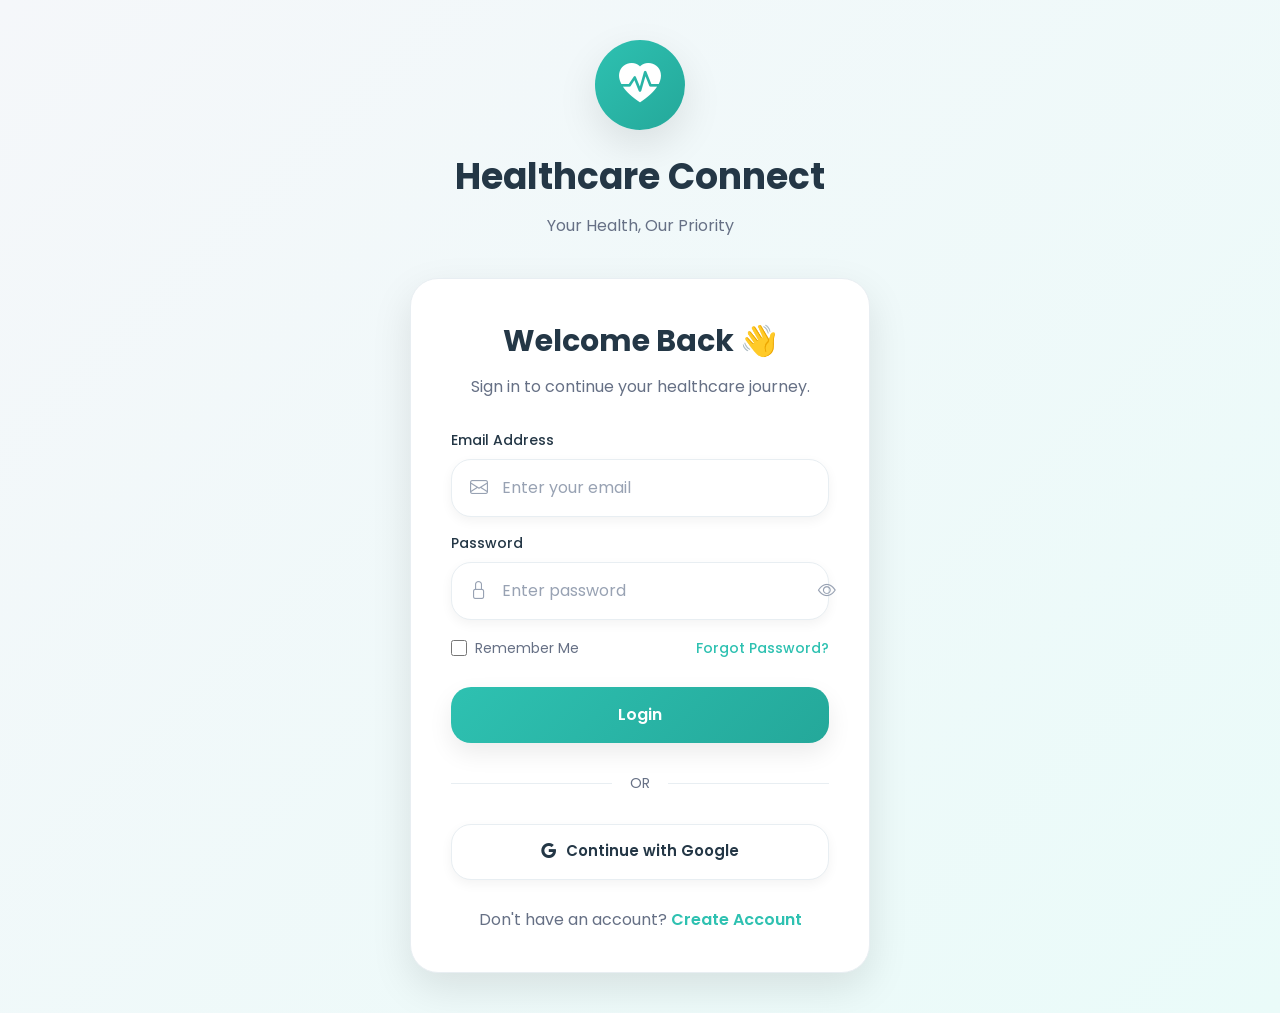
<file: index.html>
<!DOCTYPE html>
<html lang="en">

<head>

    <meta charset="UTF-8">

    <meta name="viewport"
          content="width=device-width, initial-scale=1.0">

    <meta
        name="description"
        content="Healthcare Connect - A digital healthcare platform for accessible and organized healthcare services.">

    <title>Healthcare Connect</title>

</head>

<body>

    <script>
        window.location.href = "pages/login.html";
    </script>

    <noscript>
        <p>
            JavaScript is required to access Healthcare Connect.
        </p>

        <a href="pages/login.html">
            Continue to Healthcare Connect
        </a>
    </noscript>

</body>

</html>
</file>
<file: css/variables.css>
/* ==========================================
   HEALTHCARE CONNECT DESIGN SYSTEM
   ========================================== */

:root {

    /* ===== Primary Colors ===== */
    --primary: #2EC1B1;
    --primary-dark: #24A89A;
    --primary-light: #EAFBF9;

    /* ===== Neutral Colors ===== */
    --white: #FFFFFF;
    --background: #F5F7FA;
    --surface: #FFFFFF;

    /* ===== Text Colors ===== */
    --text-primary: #243746;
    --text-secondary: #667085;
    --text-light: #98A2B3;

    /* ===== Border ===== */
    --border: #E8EEF2;

    /* ===== Status Colors ===== */
    --success: #34C759;
    --warning: #F4B740;
    --danger: #FF5C5C;
    --info: #5B8DEF;

    /* ===== Border Radius ===== */
    --radius-sm: 12px;
    --radius-md: 16px;
    --radius-lg: 20px;
    --radius-xl: 28px;
    --radius-full: 999px;

    /* ===== Shadows ===== */
    --shadow-sm: 0 4px 12px rgba(0,0,0,0.05);
    --shadow-md: 0 10px 25px rgba(0,0,0,0.08);
    --shadow-lg: 0 15px 40px rgba(0,0,0,0.10);

    /* ===== Spacing ===== */
    --space-xs: 4px;
    --space-sm: 8px;
    --space-md: 16px;
    --space-lg: 24px;
    --space-xl: 32px;
    --space-2xl: 48px;

    /* ===== Font ===== */
    --font-family: "Poppins", sans-serif;

    /* ===== Font Sizes ===== */
    --text-xs: 12px;
    --text-sm: 14px;
    --text-md: 16px;
    --text-lg: 18px;
    --text-xl: 24px;
    --text-2xl: 32px;

    /* ===== Transition ===== */
    --transition: all 0.3s ease;
}
</file>
<file: css/components.css>
/* ==========================================
   BUTTONS
========================================== */

/* Primary Button */

.btn-primary {
    width: 100%;
    height: 56px;

    display: flex;
    align-items: center;
    justify-content: center;
    gap: 10px;

    background: linear-gradient(
        135deg,
        var(--primary),
        var(--primary-dark)
    );

    color: var(--white);

    border: none;
    border-radius: var(--radius-lg);

    font-size: var(--text-md);
    font-weight: 600;

    box-shadow: var(--shadow-md);

    transition: var(--transition);
}

.btn-primary:hover {
    transform: translateY(-3px);
    box-shadow: var(--shadow-lg);
}

.btn-primary:active {
    transform: scale(0.98);
}
/* ==========================================
   INPUT COMPONENTS
========================================== */

.form-group {
    margin-bottom: var(--space-md);
}

.form-label {
    display: block;
    margin-bottom: 8px;

    color: var(--text-primary);

    font-size: var(--text-sm);
    font-weight: 500;
}

.input-box {
    display: flex;
    align-items: center;

    width: 100%;
    height: 58px;

    padding: 0 18px;

    background: var(--white);

    border: 1.5px solid var(--border);

    border-radius: var(--radius-lg);

    transition: var(--transition);

    box-shadow: var(--shadow-sm);
}

.input-box:focus-within {

    border-color: var(--primary);

    box-shadow:
        0 0 0 4px rgba(46,193,177,.15);

}

.input-box i {

    font-size: 18px;

    color: var(--text-light);

    margin-right: 14px;
}

.input-box input {

    flex: 1;

    background: transparent;

    color: var(--text-primary);

    font-size: var(--text-md);
}

.input-box input::placeholder {

    color: var(--text-light);

}

.input-box .toggle-password {

    cursor: pointer;

    color: var(--text-secondary);

}
/* ==========================================
   SEARCH BAR
========================================== */

.search-box {

    display: flex;

    align-items: center;

    height: 54px;

    padding: 0 18px;

    background: var(--white);

    border: 1.5px solid var(--border);

    border-radius: var(--radius-lg);

    box-shadow: var(--shadow-sm);

    transition: var(--transition);

}

.search-box:focus-within {

    border-color: var(--primary);

}

.search-box input {

    flex: 1;

    margin-left: 12px;

}
/* ==========================================
   CARD COMPONENT
========================================== */

.card {

    background: var(--white);

    border-radius: var(--radius-lg);

    padding: 20px;

    border: 1px solid var(--border);

    box-shadow: var(--shadow-sm);

    transition: var(--transition);

}

.card:hover {

    transform: translateY(-4px);

    box-shadow: var(--shadow-md);

}
.card-title {

    color: var(--text-primary);

    font-size: 18px;

    font-weight: 600;

    margin-bottom: 6px;

}
.card-subtitle {

    color: var(--text-secondary);

    font-size: 14px;

}
.card-badge {

    display: inline-flex;

    align-items: center;

    justify-content: center;

    padding: 6px 12px;

    background: var(--primary-light);

    color: var(--primary);

    border-radius: 999px;

    font-size: 12px;

    font-weight: 600;

}
</file>
<file: css/style.css>
/*==================================================
                    LOGIN PAGE
==================================================*/

.login-page{

    min-height:100vh;

    display:flex;

    justify-content:center;

    align-items:center;

    flex-direction:column;

    padding:40px 20px;

    background:linear-gradient(
        135deg,
        #F5F7FA 0%,
        #EAFBF9 100%
    );

}

/*================ HERO ================*/

.login-hero{

    text-align:center;

    margin-bottom:40px;

}

.hero-icon{

    width:90px;

    height:90px;

    margin:auto;

    border-radius:50%;

    display:flex;

    justify-content:center;

    align-items:center;

    background:linear-gradient(
        135deg,
        var(--primary),
        var(--primary-dark)
    );

    color:var(--white);

    font-size:42px;

    box-shadow:var(--shadow-lg);

    margin-bottom:20px;

}

.login-hero h1{

    font-size:36px;

    color:var(--text-primary);

    margin-bottom:10px;

}

.login-hero p{

    color:var(--text-secondary);

    font-size:16px;

}

/*================ LOGIN CONTAINER ================*/

.login-container{

    width:100%;

    max-width:460px;

}

.login-card{

    background:var(--surface);

    border-radius:var(--radius-xl);

    padding:40px;

    border:1px solid var(--border);

    box-shadow:var(--shadow-lg);

}

/*================ HEADER ================*/

.login-header{

    text-align:center;

    margin-bottom:30px;

}

.login-header h2{

    font-size:30px;

    margin-bottom:10px;

    color:var(--text-primary);

}

.login-header p{

    color:var(--text-secondary);

    line-height:1.6;

}

/*================ OPTIONS ================*/

.login-options{

    display:flex;

    justify-content:space-between;

    align-items:center;

    margin:18px 0 28px;

    font-size:14px;

}

.remember{

    display:flex;

    align-items:center;

    gap:8px;

    color:var(--text-secondary);

}

.remember input{

    width:16px;

    height:16px;

}

.login-options a{

    color:var(--primary);

    font-weight:500;

}

/*================ DIVIDER ================*/

.divider{

    display:flex;

    align-items:center;

    justify-content:center;

    margin:30px 0;

    position:relative;

}

.divider::before{

    content:"";

    position:absolute;

    width:100%;

    height:1px;

    background:var(--border);

}

.divider span{

    background:var(--surface);

    padding:0 18px;

    position:relative;

    color:var(--text-secondary);

    font-size:14px;

}

/*================ GOOGLE BUTTON ================*/

.btn-secondary{

    width:100%;

    height:56px;

    display:flex;

    justify-content:center;

    align-items:center;

    gap:10px;

    border-radius:var(--radius-lg);

    background:var(--white);

    border:1.5px solid var(--border);

    color:var(--text-primary);

    font-size:15px;

    font-weight:600;

    transition:var(--transition);

    box-shadow:var(--shadow-sm);

}

.btn-secondary:hover{

    transform:translateY(-3px);

    box-shadow:var(--shadow-md);

}

/*================ REGISTER ================*/

.register-link{

    margin-top:28px;

    text-align:center;

    color:var(--text-secondary);

}

.register-link a{

    color:var(--primary);

    font-weight:600;

}

/*================ RESPONSIVE ================*/

@media(max-width:768px){

    .login-card{

        padding:30px 24px;

    }

    .login-hero h1{

        font-size:30px;

    }

}

@media(max-width:480px){

    .login-options{

        flex-direction:column;

        gap:15px;

        align-items:flex-start;

    }

    .hero-icon{

        width:75px;

        height:75px;

        font-size:34px;

    }

    .login-header h2{

        font-size:26px;

    }

}
/*==================================================
                DASHBOARD
==================================================*/

.dashboard-container{

    max-width:1200px;

    margin:auto;

    padding:30px 20px 100px;

}

/*==================================================
                HEADER
==================================================*/

.dashboard-header{

    display:flex;

    justify-content:space-between;

    align-items:center;

    padding:20px 30px;

    background:var(--surface);

    border-bottom:1px solid var(--border);

    position:sticky;

    top:0;

    z-index:100;

}

.logo-section{

    display:flex;

    align-items:center;

    gap:16px;

}

.logo-section i{

    font-size:40px;

    color:var(--primary);

}

.logo-section h2{

    font-size:24px;

    color:var(--text-primary);

    margin-bottom:2px;

}

.logo-section p{

    color:var(--text-secondary);

    font-size:14px;

}

.header-actions{

    display:flex;

    gap:14px;

}

.icon-btn{

    width:48px;

    height:48px;

    border-radius:50%;

    background:var(--surface);

    border:1px solid var(--border);

    display:flex;

    justify-content:center;

    align-items:center;

    box-shadow:var(--shadow-sm);

    transition:var(--transition);

}

.icon-btn i{

    font-size:20px;

    color:var(--text-primary);

}

.icon-btn:hover{

    background:var(--primary);

    transform:translateY(-3px);

}

.icon-btn:hover i{

    color:var(--white);

}

/*==================================================
                HERO
==================================================*/

.hero{

    display:flex;

    justify-content:space-between;

    align-items:center;

    gap:30px;

    padding:40px;

    background:linear-gradient(
        135deg,
        var(--primary),
        var(--primary-dark)
    );

    color:var(--white);

    overflow:hidden;

    margin-bottom:35px;

}

.hero-content{

    flex:1;

}

.welcome-text{

    display:inline-block;

    padding:8px 14px;

    border-radius:999px;

    background:rgba(255,255,255,.18);

    margin-bottom:18px;

    font-size:14px;

}

.hero-content h1{

    font-size:42px;

    line-height:1.3;

    margin-bottom:15px;

}

.hero-content p{

    line-height:1.8;

    max-width:520px;

    opacity:.95;

}

.hero-image{

    width:180px;

    height:180px;

    border-radius:50%;

    background:rgba(255,255,255,.15);

    display:flex;

    justify-content:center;

    align-items:center;

}

.hero-image i{

    font-size:80px;

    color:var(--white);

}
/*==================================================
                SEARCH
==================================================*/

.search-section{

    margin-bottom:35px;

}

.search-box{

    display:flex;

    align-items:center;

    gap:14px;

    background:var(--surface);

    border:1px solid var(--border);

    border-radius:var(--radius-lg);

    padding:0 20px;

    height:58px;

    box-shadow:var(--shadow-sm);

    transition:var(--transition);

}

.search-box:focus-within{

    border-color:var(--primary);

    box-shadow:0 0 0 4px rgba(46,193,177,.15);

}

.search-box i{

    font-size:20px;

    color:var(--text-light);

}

.search-box input{

    flex:1;

    background:transparent;

    color:var(--text-primary);

    font-size:15px;

}

.search-box input::placeholder{

    color:var(--text-light);

}

/*==================================================
                SECTION HEADING
==================================================*/

.section-heading{

    display:flex;

    justify-content:space-between;

    align-items:center;

    margin-bottom:20px;

}

.section-heading h2{

    font-size:24px;

    color:var(--text-primary);

    font-weight:600;

}

.section-heading a{

    color:var(--primary);

    font-weight:600;

    transition:var(--transition);

}

.section-heading a:hover{

    color:var(--primary-dark);

}

/*==================================================
                QUICK ACTIONS
==================================================*/

.quick-actions{

    margin-bottom:40px;

}

.action-grid{

    display:grid;

    grid-template-columns:repeat(auto-fit,minmax(220px,1fr));

    gap:22px;

}

.action-card{

    padding:28px 24px;

    text-align:center;

    cursor:pointer;

    transition:var(--transition);

}

.action-card:hover{

    transform:translateY(-6px);

    box-shadow:var(--shadow-md);

}

.action-card i{

    font-size:42px;

    color:var(--primary);

    margin-bottom:18px;

}

.action-card h3{

    font-size:20px;

    color:var(--text-primary);

    margin-bottom:10px;

}

.action-card p{

    color:var(--text-secondary);

    line-height:1.6;

    font-size:14px;

}

.action-card.emergency{

    border:2px solid rgba(255,92,92,.18);

}

.action-card.emergency i{

    color:var(--danger);

}

.action-card.emergency:hover{

    border-color:var(--danger);

}
/*==================================================
            UPCOMING APPOINTMENT
==================================================*/

.appointment-section{

    margin-bottom:40px;

}

.appointment-card{

    padding:30px;

}

.doctor-info{

    display:flex;

    align-items:center;

    gap:18px;

    margin-bottom:25px;

}

.doctor-avatar{

    width:70px;

    height:70px;

    border-radius:50%;

    background:var(--primary-light);

    display:flex;

    justify-content:center;

    align-items:center;

    flex-shrink:0;

}

.doctor-avatar i{

    font-size:40px;

    color:var(--primary);

}

.doctor-info h3{

    font-size:22px;

    margin-bottom:6px;

    color:var(--text-primary);

}

.doctor-info p{

    color:var(--text-secondary);

}

.doctor-info .card-badge{

    margin-left:auto;

}

.appointment-details{

    display:grid;

    grid-template-columns:repeat(3,1fr);

    gap:20px;

    border-top:1px solid var(--border);

    padding-top:20px;

}

.appointment-details div{

    display:flex;

    align-items:center;

    gap:10px;

}

.appointment-details i{

    color:var(--primary);

    font-size:18px;

}

.appointment-details span{

    color:var(--text-secondary);

    font-size:15px;

}

/*==================================================
                HEALTH SUMMARY
==================================================*/

.health-summary{

    margin-bottom:40px;

}

.summary-grid{

    display:grid;

    grid-template-columns:repeat(auto-fit,minmax(220px,1fr));

    gap:22px;

}

.summary-card{

    text-align:center;

    padding:28px 20px;

    transition:var(--transition);

}

.summary-card:hover{

    transform:translateY(-5px);

    box-shadow:var(--shadow-md);

}

.summary-icon{

    font-size:42px;

    display:block;

    margin-bottom:18px;

}

.summary-card h3{

    font-size:28px;

    margin-bottom:8px;

    color:var(--text-primary);

}

.summary-card p{

    color:var(--text-secondary);

}

/*==================================================
                BOTTOM NAVIGATION
==================================================*/

.bottom-nav{

    position:fixed;

    left:0;

    bottom:0;

    width:100%;

    background:var(--surface);

    border-top:1px solid var(--border);

    display:flex;

    justify-content:space-around;

    align-items:center;

    padding:12px 0;

    z-index:1000;

    box-shadow:0 -6px 20px rgba(0,0,0,.05);

}

.nav-item{

    display:flex;

    flex-direction:column;

    align-items:center;

    gap:6px;

    color:var(--text-secondary);

    font-size:13px;

    transition:var(--transition);

}

.nav-item i{

    font-size:22px;

}

.nav-item.active{

    color:var(--primary);

}

.nav-item:hover{

    color:var(--primary);

}

/*==================================================
                RESPONSIVE
==================================================*/

@media(max-width:992px){

    .hero{

        flex-direction:column;

        text-align:center;

    }

    .hero-content p{

        margin:auto;

    }

}

@media(max-width:768px){

    .dashboard-header{

        padding:18px;

    }

    .logo-section h2{

        font-size:20px;

    }

    .hero{

        padding:30px;

    }

    .hero-content h1{

        font-size:32px;

    }

    .appointment-details{

        grid-template-columns:1fr;

    }

}

@media(max-width:576px){

    .dashboard-container{

        padding:20px 15px 100px;

    }

    .action-grid{

        grid-template-columns:1fr;

    }

    .summary-grid{

        grid-template-columns:repeat(2,1fr);

    }

    .doctor-info{

        flex-direction:column;

        align-items:flex-start;

    }

    .doctor-info .card-badge{

        margin-left:0;

    }

    .hero-image{

        width:130px;

        height:130px;

    }

    .hero-image i{

        font-size:60px;

    }

}
/* ==========================================================
                    DOCTORS PAGE
========================================================== */

/* =========================
   PAGE
========================= */

.doctors-page {

    max-width: 1200px;

    margin: 0 auto;

    padding: 30px 20px 100px;

}


/* =========================
   RESULTS HEADER
========================= */

.results-header {

    margin-bottom: 28px;

}

.results-header h2 {

    font-size: 28px;

    font-weight: 600;

    color: var(--text-primary);

    margin-bottom: 8px;

}

.results-header p {

    color: var(--text-secondary);

    font-size: 15px;

}


/* =========================
   DOCTOR GRID
========================= */

.doctor-grid {

    display: grid;

    grid-template-columns: repeat(3, minmax(0, 1fr));

    gap: 24px;

}


/* =========================
   DOCTOR CARD
========================= */

.doctor-card {

    display: flex;

    flex-direction: column;

    width: 100%;

    min-width: 0;

    padding: 24px;

    background: var(--surface);

    border: 1px solid var(--border);

    border-radius: var(--radius-lg);

    box-shadow: var(--shadow-sm);

    transition: var(--transition);

}

.doctor-card:hover {

    transform: translateY(-5px);

    box-shadow: var(--shadow-md);

}


/* =========================
   CARD TOP
========================= */

.doctor-card-header {

    display: flex;

    align-items: center;

    gap: 16px;

    width: 100%;

    margin-bottom: 22px;

}


/* =========================
   DOCTOR IMAGE
========================= */

.doctor-image {

    position: relative;

    width: 86px;

    height: 86px;

    min-width: 86px;

    border-radius: 50%;

    overflow: visible;

    background: var(--primary-light);

}

.doctor-image img {

    width: 86px;

    height: 86px;

    display: block;

    border-radius: 50%;

    object-fit: cover;

    background: var(--primary-light);

}


/* =========================
   AVAILABILITY
========================= */

.availability {

    position: absolute;

    left: 50%;

    bottom: -8px;

    transform: translateX(-50%);

    padding: 5px 11px;

    border-radius: 999px;

    font-size: 11px;

    font-weight: 600;

    white-space: nowrap;

    z-index: 2;

}

.availability.available {

    background: #2FC866;

    color: #ffffff;

}


/* =========================
   DOCTOR MAIN INFO
========================= */

.doctor-main-info {

    flex: 1;

    min-width: 0;

}

.doctor-main-info .card-title {

    font-size: 18px;

    line-height: 1.4;

    font-weight: 600;

    color: var(--text-primary);

    margin-bottom: 6px;

    word-break: normal;

}

.doctor-main-info .card-subtitle {

    font-size: 14px;

    line-height: 1.5;

    color: var(--primary);

    margin: 0;

}
/* =========================================================
   DOCTOR DETAILS PAGE
   ========================================================= */

.doctor-details-page {
    width: min(1100px, calc(100% - 40px));
    margin: 0 auto;
    padding: 32px 0 70px;
}

.doctor-details-header {
    width: min(1100px, calc(100% - 40px));
    margin: 0 auto;
    padding: 30px 0 10px;
    display: flex;
    align-items: flex-start;
    gap: 16px;
}

.doctor-back-btn {
    width: 42px;
    height: 42px;
    flex-shrink: 0;
    display: flex;
    align-items: center;
    justify-content: center;
    border-radius: 12px;
    background: #ffffff;
    color: var(--text-primary, #1f2937);
    text-decoration: none;
    border: 1px solid #e7eeee;
    box-shadow: 0 4px 14px rgba(0, 0, 0, 0.05);
    transition: 0.2s ease;
}

.doctor-back-btn:hover {
    color: var(--primary, #2ec1b1);
    transform: translateY(-1px);
}

.doctor-details-header h1 {
    margin: 0 0 5px;
    font-size: 27px;
    font-weight: 700;
    color: var(--text-primary, #1f2937);
}

.doctor-details-header p {
    margin: 0;
    color: var(--text-secondary, #6b7280);
    font-size: 14px;
}


/* ================= PROFILE ================= */

.doctor-profile-card {
    padding: 28px;
    margin-bottom: 20px;
    overflow: hidden;
}

.doctor-profile-top {
    display: flex;
    align-items: center;
    gap: 26px;
}

.doctor-profile-image {
    width: 150px;
    flex-shrink: 0;
    text-align: center;
}

.doctor-avatar-placeholder {
    width: 130px;
    height: 130px;
    margin: 0 auto 12px;
    border-radius: 28px;
    display: flex;
    align-items: center;
    justify-content: center;
    background: linear-gradient(
        145deg,
        #eafbf9,
        #d5f5f1
    );
    color: var(--primary, #2ec1b1);
}

.doctor-avatar-placeholder i {
    font-size: 58px;
}

.profile-availability {
    display: inline-flex;
    align-items: center;
    gap: 6px;
    padding: 6px 11px;
    border-radius: 999px;
    background: #ecfdf3;
    color: #16a34a;
    font-size: 12px;
    font-weight: 600;
}

.availability-dot {
    width: 7px;
    height: 7px;
    border-radius: 50%;
    background: #22c55e;
}

.doctor-profile-info {
    flex: 1;
}

.profile-label {
    display: inline-block;
    margin-bottom: 7px;
    color: var(--primary-dark, #24a89a);
    font-size: 11px;
    font-weight: 700;
    letter-spacing: 0.08em;
}

.doctor-profile-info h2 {
    margin: 0 0 5px;
    font-size: 26px;
    color: var(--text-primary, #1f2937);
}

.profile-service {
    margin: 0 0 14px;
    color: var(--text-secondary, #6b7280);
    font-size: 14px;
}

.profile-rating,
.profile-location {
    display: flex;
    align-items: center;
    gap: 7px;
    margin-top: 8px;
    color: var(--text-secondary, #6b7280);
    font-size: 13px;
}

.profile-rating i {
    color: #f5b942;
}

.profile-rating strong {
    color: var(--text-primary, #1f2937);
}

.profile-location i {
    color: var(--primary, #2ec1b1);
}

.profile-actions {
    margin-top: 25px;
    padding-top: 22px;
    border-top: 1px solid #edf1f1;
}

.doctor-book-btn {
    width: 100%;
    display: flex;
    align-items: center;
    justify-content: center;
    gap: 9px;
}


/* ================= QUICK INFO ================= */

.doctor-info-grid {
    display: grid;
    grid-template-columns: repeat(4, 1fr);
    gap: 14px;
    margin-bottom: 20px;
}

.doctor-info-card {
    min-height: 115px;
    padding: 20px;
    display: flex;
    align-items: center;
    gap: 13px;
}

.info-icon {
    width: 42px;
    height: 42px;
    flex-shrink: 0;
    display: flex;
    align-items: center;
    justify-content: center;
    border-radius: 12px;
    background: #eafbf9;
    color: var(--primary, #2ec1b1);
}

.info-icon i {
    font-size: 18px;
}

.doctor-info-card > div:last-child {
    min-width: 0;
}

.doctor-info-card span {
    display: block;
    margin-bottom: 5px;
    color: var(--text-secondary, #6b7280);
    font-size: 11px;
}

.doctor-info-card strong {
    display: block;
    color: var(--text-primary, #1f2937);
    font-size: 13px;
    line-height: 1.4;
}


/* ================= DETAIL SECTIONS ================= */

.details-section {
    padding: 25px;
    margin-bottom: 18px;
}

.details-heading {
    display: flex;
    align-items: center;
    gap: 13px;
    margin-bottom: 20px;
}

.details-heading-icon {
    width: 42px;
    height: 42px;
    flex-shrink: 0;
    display: flex;
    align-items: center;
    justify-content: center;
    border-radius: 12px;
    background: #eafbf9;
    color: var(--primary, #2ec1b1);
}

.details-heading h2 {
    margin: 0 0 3px;
    font-size: 18px;
    color: var(--text-primary, #1f2937);
}

.details-heading p {
    margin: 0;
    color: var(--text-secondary, #6b7280);
    font-size: 12px;
}

.details-text {
    margin: 0;
    color: #64748b;
    font-size: 14px;
    line-height: 1.8;
}


/* ================= SERVICES ================= */

.services-list {
    display: grid;
    grid-template-columns: repeat(2, 1fr);
    gap: 10px;
}

.service-item {
    display: flex;
    align-items: center;
    gap: 10px;
    padding: 13px 15px;
    border-radius: 11px;
    background: #f8fbfb;
    color: #475569;
    font-size: 13px;
}

.service-item i {
    color: var(--primary, #2ec1b1);
}


/* ================= AVAILABILITY ================= */

.availability-list {
    border: 1px solid #edf1f1;
    border-radius: 12px;
    overflow: hidden;
}

.availability-row {
    min-height: 48px;
    padding: 0 15px;
    display: flex;
    align-items: center;
    justify-content: space-between;
    gap: 20px;
    border-bottom: 1px solid #edf1f1;
    font-size: 13px;
}

.availability-row:last-child {
    border-bottom: none;
}

.availability-row span {
    color: #64748b;
}

.availability-row strong {
    color: var(--text-primary, #1f2937);
    font-weight: 600;
}

.availability-row.unavailable {
    background: #fafafa;
}

.availability-row.unavailable strong {
    color: #94a3b8;
}


/* ================= CENTRE ================= */

.centre-info {
    padding: 20px;
    border-radius: 14px;
    background: #f8fbfb;
}

.centre-info h3 {
    margin: 0 0 7px;
    color: var(--text-primary, #1f2937);
    font-size: 15px;
}

.centre-info p {
    margin: 0 0 16px;
    color: var(--text-secondary, #6b7280);
    font-size: 13px;
    line-height: 1.6;
}

.centre-meta {
    display: flex;
    flex-wrap: wrap;
    gap: 10px;
}

.centre-meta span {
    display: inline-flex;
    align-items: center;
    gap: 6px;
    padding: 7px 10px;
    border-radius: 8px;
    background: #ffffff;
    color: #64748b;
    font-size: 11px;
}

.centre-meta i {
    color: var(--primary, #2ec1b1);
}


/* ================= BOTTOM ACTION ================= */

.bottom-booking {
    display: flex;
    justify-content: center;
    gap: 12px;
    padding-top: 5px;
}

.bottom-booking a {
    display: inline-flex;
    align-items: center;
    justify-content: center;
    gap: 8px;
}


/* ================= RESPONSIVE ================= */

@media (max-width: 900px) {

    .doctor-info-grid {
        grid-template-columns: repeat(2, 1fr);
    }

}

@media (max-width: 650px) {

    .doctor-details-page {
        width: min(100% - 28px, 600px);
        padding-top: 20px;
    }

    .doctor-details-header {
        width: min(100% - 28px, 600px);
        padding-top: 20px;
    }

    .doctor-profile-top {
        flex-direction: column;
        text-align: center;
    }

    .doctor-profile-info {
        width: 100%;
    }

    .profile-rating,
    .profile-location {
        justify-content: center;
    }

    .doctor-info-grid {
        grid-template-columns: 1fr;
    }

    .services-list {
        grid-template-columns: 1fr;
    }

    .availability-row {
        align-items: flex-start;
        flex-direction: column;
        justify-content: center;
        gap: 3px;
        padding: 10px 14px;
    }

    .bottom-booking {
        flex-direction: column;
    }

    .bottom-booking a {
        width: 100%;
    }

}

@media (max-width: 420px) {

    .doctor-profile-card,
    .details-section {
        padding: 18px;
    }

    .doctor-details-header h1 {
        font-size: 22px;
    }

    .doctor-profile-info h2 {
        font-size: 22px;
    }

}


/*==================================================
            MEDICINES PAGE
==================================================*/

.medicines-container {
    max-width: 1200px;
    margin: 0 auto;
    padding: 32px 24px 80px;
}


/*================ PAGE HEADER ================*/

.medicines-page-header {
    margin-bottom: 28px;
}

.medicines-back-btn {
    display: inline-flex;
    align-items: center;
    gap: 8px;
    margin-bottom: 18px;
    color: var(--text-secondary);
    font-size: var(--text-sm);
    transition: var(--transition);
}

.medicines-back-btn:hover {
    color: var(--primary);
    transform: translateX(-3px);
}

.medicines-page-header h1 {
    margin-bottom: 6px;
    color: var(--text-primary);
    font-size: var(--text-2xl);
}

.medicines-page-header p {
    color: var(--text-secondary);
    font-size: var(--text-md);
}


/*================ SEARCH ================*/

.medicine-search-section {
    margin-bottom: 32px;
}

.medicine-search-section .search-box {
    max-width: 760px;
}


/*================ CATEGORIES ================*/

.medicine-category-section {
    margin-bottom: 36px;
}

.medicine-category-list {
    display: flex;
    flex-wrap: wrap;
    gap: 12px;
}

.medicine-category {
    display: inline-flex;
    align-items: center;
    gap: 8px;

    min-height: 46px;
    padding: 0 17px;

    background: var(--white);
    color: var(--text-secondary);

    border: 1px solid var(--border);
    border-radius: var(--radius-full);

    font-family: var(--font-family);
    font-size: var(--text-sm);
    font-weight: 500;

    cursor: pointer;
    transition: var(--transition);
}

.medicine-category i {
    font-size: 16px;
}

.medicine-category:hover {
    border-color: var(--primary);
    color: var(--primary);
    transform: translateY(-2px);
}

.medicine-category.active {
    background: var(--primary);
    border-color: var(--primary);
    color: var(--white);
    box-shadow: var(--shadow-sm);
}


/*================ CATALOGUE ================*/

.medicine-catalogue .section-heading {
    margin-bottom: 20px;
}


/*================ MEDICINE GRID ================*/

.medicine-grid {
    display: grid;
    grid-template-columns: repeat(3, 1fr);
    gap: 22px;
}


/*================ MEDICINE CARD ================*/

.medicine-card {
    display: flex;
    flex-direction: column;

    padding: 0;
    overflow: hidden;
}

.medicine-card:hover {
    transform: translateY(-5px);
}


/*================ MEDICINE IMAGE ================*/

.medicine-image {
    position: relative;

    height: 190px;

    display: flex;
    align-items: center;
    justify-content: center;

    background: var(--primary-light);

    overflow: hidden;
}

.medicine-image img {
    width: 100%;
    height: 100%;
    object-fit: contain;
    padding: 24px;
}

.medicine-image-fallback {
    position: absolute;
    inset: 0;

    display: none;
    align-items: center;
    justify-content: center;

    color: var(--primary);
    font-size: 54px;
}


/*================ CARD CONTENT ================*/

.medicine-card-content {
    display: flex;
    flex-direction: column;
    flex: 1;

    padding: 20px;
}

.medicine-card-top {
    display: flex;
    align-items: center;
    justify-content: space-between;
    gap: 8px;

    margin-bottom: 12px;
}

.medicine-category-badge {
    display: inline-flex;
    align-items: center;

    padding: 5px 10px;

    background: var(--primary-light);
    color: var(--primary-dark);

    border-radius: var(--radius-full);

    font-size: var(--text-xs);
    font-weight: 600;
}

.availability-badge {
    display: inline-flex;
    align-items: center;

    padding: 5px 9px;

    border-radius: var(--radius-full);

    font-size: 11px;
    font-weight: 600;
}

.availability-badge.available {
    background: #EAF8EE;
    color: var(--success);
}

.availability-badge.limited {
    background: #FFF6DF;
    color: #C58A00;
}

.availability-badge.unavailable {
    background: #FFF0F0;
    color: var(--danger);
}

.medicine-card h3 {
    margin-bottom: 4px;

    color: var(--text-primary);

    font-size: var(--text-lg);
    font-weight: 600;
}

.generic-name {
    margin-bottom: 10px;

    color: var(--text-light);

    font-size: var(--text-xs);
}

.medicine-description {
    min-height: 48px;
    margin-bottom: 18px;

    color: var(--text-secondary);

    font-size: var(--text-sm);
    line-height: 1.6;
}


/*================ CARD FOOTER ================*/

.medicine-card-footer {
    display: flex;
    align-items: center;
    justify-content: space-between;
    gap: 12px;

    margin-top: auto;
    padding-top: 16px;

    border-top: 1px solid var(--border);
}

.prescription-status {
    display: inline-flex;
    align-items: center;
    gap: 5px;

    color: var(--success);

    font-size: 11px;
    font-weight: 500;
}

.prescription-status.prescription {
    color: var(--warning);
}

.medicine-details-btn {
    display: inline-flex;
    align-items: center;
    gap: 5px;

    padding: 8px 0;

    background: transparent;
    border: none;

    color: var(--primary-dark);

    font-family: var(--font-family);
    font-size: var(--text-xs);
    font-weight: 600;

    cursor: pointer;
}

.medicine-details-btn:hover {
    color: var(--primary);
}

.medicine-details-btn i {
    transition: var(--transition);
}

.medicine-details-btn:hover i {
    transform: translateX(3px);
}


/*================ EMPTY STATE ================*/

.medicine-empty-state {
    padding: 60px 20px;

    text-align: center;

    background: var(--white);

    border: 1px solid var(--border);
    border-radius: var(--radius-lg);
}

.empty-icon {
    width: 64px;
    height: 64px;

    display: flex;
    align-items: center;
    justify-content: center;

    margin: 0 auto 18px;

    border-radius: 50%;

    background: var(--primary-light);
    color: var(--primary);

    font-size: 25px;
}

.medicine-empty-state h3 {
    margin-bottom: 6px;

    color: var(--text-primary);
    font-size: var(--text-lg);
}

.medicine-empty-state p {
    color: var(--text-secondary);
    font-size: var(--text-sm);
}


/*================ RESPONSIVE ================*/

@media (max-width: 1000px) {

    .medicine-grid {
        grid-template-columns: repeat(2, 1fr);
    }

}

@media (max-width: 650px) {

    .medicines-container {
        padding: 24px 16px 60px;
    }

    .medicine-grid {
        grid-template-columns: 1fr;
    }

    .medicine-category-list {
        gap: 8px;
    }

    .medicine-category {
        padding: 0 13px;
    }

    .medicine-card-footer {
        align-items: flex-start;
        flex-direction: column;
    }

}
/*==================================================
            PROFILE PAGE
==================================================*/

.profile-container {
    max-width: 1000px;
    margin: 0 auto;
    padding: 32px 24px 80px;
}


/*================ PAGE HEADER ================*/

.profile-page-header {
    margin-bottom: 28px;
}

.profile-back-btn {
    display: inline-flex;
    align-items: center;
    gap: 8px;
    margin-bottom: 18px;

    color: var(--text-secondary);
    font-size: var(--text-sm);

    transition: var(--transition);
}

.profile-back-btn:hover {
    color: var(--primary);
    transform: translateX(-3px);
}

.profile-page-header h1 {
    margin-bottom: 6px;
    color: var(--text-primary);
    font-size: var(--text-2xl);
}

.profile-page-header p {
    color: var(--text-secondary);
    font-size: var(--text-md);
}


/*================ PROFILE SUMMARY ================*/

.profile-summary-card {
    display: flex;
    align-items: center;
    gap: 20px;

    margin-bottom: 22px;
    padding: 26px;
}

.profile-avatar {
    width: 88px;
    height: 88px;
    flex-shrink: 0;

    display: flex;
    align-items: center;
    justify-content: center;

    border-radius: 50%;

    background: var(--primary-light);
    color: var(--primary);

    font-size: 42px;
}

.profile-summary-info {
    flex: 1;
}

.profile-summary-info h2 {
    margin-bottom: 4px;
    color: var(--text-primary);
    font-size: var(--text-xl);
}

.profile-summary-info p {
    margin-bottom: 8px;
    color: var(--text-secondary);
    font-size: var(--text-sm);
}

.profile-status {
    display: inline-flex;
    align-items: center;
    gap: 5px;

    color: var(--success);
    font-size: var(--text-xs);
    font-weight: 500;
}

.profile-edit-btn {
    display: inline-flex;
    align-items: center;
    gap: 7px;

    padding: 10px 16px;

    background: var(--primary-light);
    color: var(--primary-dark);

    border: none;
    border-radius: var(--radius-md);

    font-family: var(--font-family);
    font-size: var(--text-sm);
    font-weight: 600;

    cursor: pointer;
    transition: var(--transition);
}

.profile-edit-btn:hover {
    background: var(--primary);
    color: var(--white);
}


/*================ SECTION CARD ================*/

.profile-section-card {
    margin-bottom: 22px;
    padding: 26px;
}

.profile-section-heading {
    display: flex;
    align-items: center;
    gap: 14px;

    margin-bottom: 26px;
}

.profile-section-icon {
    width: 44px;
    height: 44px;
    flex-shrink: 0;

    display: flex;
    align-items: center;
    justify-content: center;

    border-radius: 13px;

    background: var(--primary-light);
    color: var(--primary);

    font-size: 19px;
}

.profile-section-heading h2 {
    margin-bottom: 3px;
    color: var(--text-primary);
    font-size: var(--text-lg);
}

.profile-section-heading p {
    color: var(--text-secondary);
    font-size: var(--text-xs);
}


/*================ FORM ================*/

.profile-form-grid {
    display: grid;
    grid-template-columns: repeat(2, 1fr);
    gap: 20px;
}

.profile-field label {
    display: block;

    margin-bottom: 8px;

    color: var(--text-primary);
    font-size: var(--text-sm);
    font-weight: 500;
}

.profile-input {
    display: flex;
    align-items: center;

    min-height: 52px;
    padding: 0 14px;

    background: var(--white);

    border: 1px solid var(--border);
    border-radius: var(--radius-md);

    transition: var(--transition);
}

.profile-input:focus-within {
    border-color: var(--primary);
    box-shadow: 0 0 0 4px rgba(46, 193, 177, 0.10);
}

.profile-input i {
    margin-right: 10px;
    color: var(--text-light);
}

.profile-input input,
.profile-input select {
    width: 100%;
    min-width: 0;

    background: transparent;
    border: none;
    outline: none;

    color: var(--text-primary);

    font-family: var(--font-family);
    font-size: var(--text-sm);
}

.profile-input input:disabled,
.profile-input select:disabled {
    color: var(--text-secondary);
    cursor: default;
}


/*================ FORM ACTIONS ================*/

.profile-form-actions {
    display: flex;
    justify-content: flex-end;
    gap: 12px;

    margin-top: 24px;
    padding-top: 20px;

    border-top: 1px solid var(--border);
}

.profile-cancel-btn {
    padding: 10px 18px;

    background: var(--white);
    color: var(--text-secondary);

    border: 1px solid var(--border);
    border-radius: var(--radius-md);

    font-family: var(--font-family);
    font-size: var(--text-sm);
    font-weight: 500;

    cursor: pointer;
}


/*================ PREFERENCES ================*/

.profile-preference-list {
    display: flex;
    flex-direction: column;
}

.profile-preference-item {
    display: flex;
    align-items: center;
    gap: 14px;

    padding: 18px 0;

    border-bottom: 1px solid var(--border);
}

.profile-preference-item:first-child {
    padding-top: 0;
}

.profile-preference-item:last-child {
    padding-bottom: 0;
    border-bottom: none;
}

.preference-icon {
    width: 42px;
    height: 42px;
    flex-shrink: 0;

    display: flex;
    align-items: center;
    justify-content: center;

    border-radius: 12px;

    background: var(--primary-light);
    color: var(--primary);
}

.preference-content {
    flex: 1;
}

.preference-content h3 {
    margin-bottom: 3px;

    color: var(--text-primary);
    font-size: var(--text-sm);
}

.preference-content p {
    color: var(--text-secondary);
    font-size: var(--text-xs);
}


/*================ TOGGLE ================*/

.toggle-switch {
    position: relative;

    width: 46px;
    height: 25px;

    flex-shrink: 0;
}

.toggle-switch input {
    opacity: 0;
    width: 0;
    height: 0;
}

.toggle-switch span {
    position: absolute;
    inset: 0;

    background: var(--border);

    border-radius: 20px;

    cursor: pointer;
    transition: var(--transition);
}

.toggle-switch span::before {
    content: "";

    position: absolute;

    width: 19px;
    height: 19px;

    left: 3px;
    top: 3px;

    background: var(--white);

    border-radius: 50%;

    transition: var(--transition);
}

.toggle-switch input:checked + span {
    background: var(--primary);
}

.toggle-switch input:checked + span::before {
    transform: translateX(21px);
}

.privacy-status {
    padding: 6px 10px;

    background: var(--primary-light);
    color: var(--primary-dark);

    border-radius: var(--radius-full);

    font-size: 11px;
    font-weight: 600;
}


/*================ ACCOUNT ACTIONS ================*/

.profile-account-actions {
    display: flex;
    flex-direction: column;
}

.profile-action {
    display: flex;
    align-items: center;
    justify-content: space-between;

    padding: 17px 0;

    color: var(--text-primary);

    border-bottom: 1px solid var(--border);

    font-size: var(--text-sm);

    transition: var(--transition);
}

.profile-action:first-child {
    padding-top: 0;
}

.profile-action:last-child {
    padding-bottom: 0;
    border-bottom: none;
}

.profile-action span {
    display: flex;
    align-items: center;
    gap: 12px;
}

.profile-action span i {
    color: var(--primary);
    font-size: 18px;
}

.profile-action > i {
    color: var(--text-light);
}

.profile-action:hover {
    color: var(--primary);
}

.logout-action span,
.logout-action span i {
    color: var(--danger);
}


/*================ RESPONSIVE ================*/

@media (max-width: 700px) {

    .profile-container {
        padding: 24px 16px 60px;
    }

    .profile-summary-card {
        align-items: flex-start;
        flex-wrap: wrap;
    }

    .profile-edit-btn {
        width: 100%;
        justify-content: center;
    }

    .profile-form-grid {
        grid-template-columns: 1fr;
    }

}

@media (max-width: 480px) {

    .profile-summary-card,
    .profile-section-card {
        padding: 20px;
    }

    .profile-summary-card {
        flex-direction: column;
        align-items: center;
        text-align: center;
    }

    .profile-summary-info {
        width: 100%;
    }

    .profile-status {
        justify-content: center;
    }

    .profile-preference-item {
        align-items: flex-start;
    }

    .privacy-status {
        margin-left: auto;
    }

}
</file>
